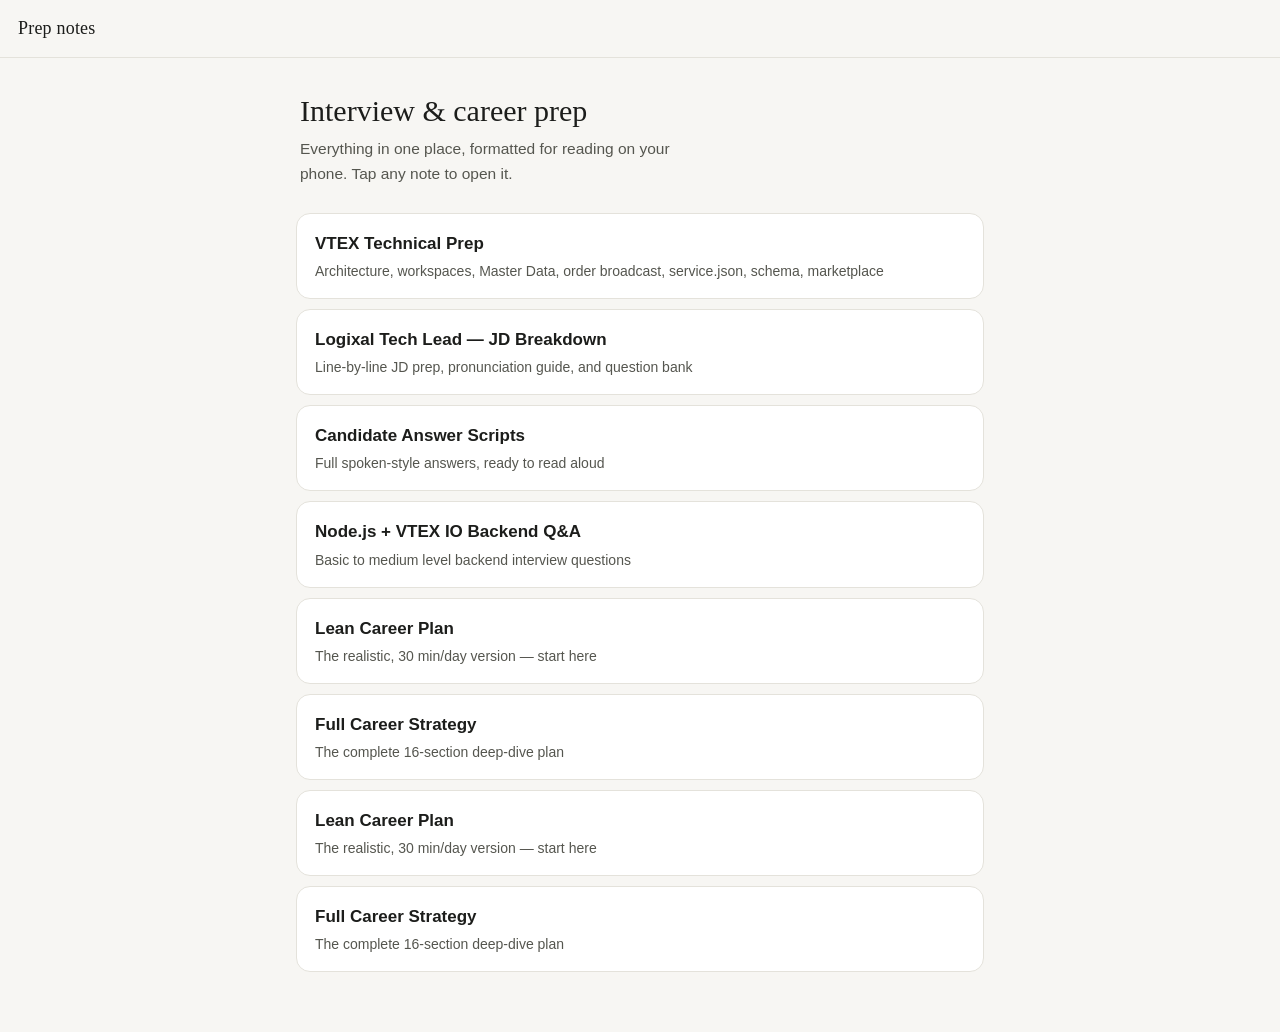
<file: index.html>
<!DOCTYPE html>
<html lang="en">
<head>
<meta charset="UTF-8">
<meta name="viewport" content="width=device-width, initial-scale=1, maximum-scale=5">
<title>Prep Notes</title>
<link rel="stylesheet" href="style.css">
</head>
<body>

<div class="topbar">
  <span class="mark"><a href="index.html">Prep notes</a></span>
</div>

<div class="home-header">
  <h1>Interview & career prep</h1>
  <p>Everything in one place, formatted for reading on your phone. Tap any note to open it.</p>
</div>

<div id="list" class="card-list"></div>

<script>
fetch('manifest.json')
  .then(r => r.json())
  .then(items => {
    const list = document.getElementById('list');
    if (!items.length) {
      list.outerHTML = '<div class="empty-state">No notes added yet. Drop .md files into the docs folder and list them in manifest.json.</div>';
      return;
    }
    list.innerHTML = items.map(item => `
      <a class="card" href="doc.html?f=${encodeURIComponent(item.file)}">
        <p class="card-title">${escapeHtml(item.title)}</p>
        <p class="card-desc">${escapeHtml(item.desc || '')}</p>
      </a>
    `).join('');
  })
  .catch(() => {
    document.getElementById('list').outerHTML =
      '<div class="empty-state">Could not load manifest.json — make sure it sits next to index.html.</div>';
  });

function escapeHtml(s) {
  return s.replace(/[&<>"']/g, c => ({
    '&':'&amp;','<':'&lt;','>':'&gt;','"':'&quot;',"'":'&#39;'
  }[c]));
}
</script>

</body>
</html>
</file>
<file: style.css>
:root {
  --bg: #f7f6f3;
  --surface: #ffffff;
  --ink: #1c1d1b;
  --ink-soft: #55564f;
  --ink-faint: #8a8b83;
  --line: #e4e2db;
  --accent: #0f5c52;
  --accent-soft: #e4efec;
  --code-bg: #f0efe9;
  --radius: 14px;
  --serif: "Iowan Old Style", "Palatino Linotype", Palatino, Georgia, "Times New Roman", serif;
  --sans: -apple-system, BlinkMacSystemFont, "Segoe UI", Roboto, Helvetica, Arial, sans-serif;
}

@media (prefers-color-scheme: dark) {
  :root {
    --bg: #17181a;
    --surface: #1f2123;
    --ink: #ece9e2;
    --ink-soft: #b7b4aa;
    --ink-faint: #7c7a72;
    --line: #33352f;
    --accent: #6fcabb;
    --accent-soft: #1e2d29;
    --code-bg: #24261f;
  }
}

* { box-sizing: border-box; }

html {
  -webkit-text-size-adjust: 100%;
}

body {
  margin: 0;
  background: var(--bg);
  color: var(--ink);
  font-family: var(--sans);
  line-height: 1.6;
  -webkit-font-smoothing: antialiased;
}

a { color: var(--accent); text-decoration: none; }
a:hover { text-decoration: underline; }
a:focus-visible, button:focus-visible { outline: 2px solid var(--accent); outline-offset: 2px; }

/* ---------- Top bar ---------- */
.topbar {
  position: sticky;
  top: 0;
  z-index: 10;
  background: var(--bg);
  border-bottom: 1px solid var(--line);
  padding: 14px 18px;
  display: flex;
  align-items: center;
  gap: 12px;
}
.topbar .back {
  font-size: 15px;
  color: var(--ink-soft);
  white-space: nowrap;
}
.topbar .mark {
  font-family: var(--serif);
  font-weight: 400;
  font-size: 18px;
  letter-spacing: 0.2px;
}
.topbar .mark a { color: var(--ink); }

/* ---------- Home page ---------- */
.home-header {
  max-width: 720px;
  margin: 0 auto;
  padding: 34px 20px 8px;
}
.home-header h1 {
  font-family: var(--serif);
  font-weight: 400;
  font-size: 30px;
  line-height: 1.25;
  margin: 0 0 8px;
}
.home-header p {
  color: var(--ink-soft);
  font-size: 15.5px;
  margin: 0;
  max-width: 46ch;
}

.card-list {
  max-width: 720px;
  margin: 0 auto;
  padding: 18px 16px 60px;
  display: flex;
  flex-direction: column;
  gap: 10px;
}

.card {
  display: block;
  background: var(--surface);
  border: 1px solid var(--line);
  border-radius: var(--radius);
  padding: 16px 18px;
  transition: border-color 0.15s ease;
}
.card:hover { border-color: var(--accent); text-decoration: none; }
.card:hover .card-title { color: var(--accent); }
.card-title {
  font-size: 17px;
  font-weight: 600;
  color: var(--ink);
  margin: 0 0 4px;
}
.card-desc {
  font-size: 14px;
  color: var(--ink-soft);
  margin: 0;
  line-height: 1.5;
}

.empty-state {
  max-width: 720px;
  margin: 40px auto;
  padding: 0 20px;
  color: var(--ink-soft);
  font-size: 14.5px;
}

/* ---------- Reader page ---------- */
.reader-wrap {
  max-width: 700px;
  margin: 0 auto;
  padding: 8px 20px 100px;
}

.reader {
  font-size: 17px;
  line-height: 1.75;
  color: var(--ink);
}

.reader h1, .reader h2, .reader h3, .reader h4 {
  font-family: var(--serif);
  font-weight: 400;
  line-height: 1.3;
  margin: 1.5em 0 0.5em;
  color: var(--ink);
}
.reader h1 { font-size: 26px; margin-top: 0.3em; }
.reader h2 { font-size: 21px; padding-top: 0.2em; border-top: 1px solid var(--line); margin-top: 2em; }
.reader h3 { font-size: 18px; font-family: var(--sans); font-weight: 600; }
.reader h4 { font-size: 16px; font-family: var(--sans); font-weight: 600; color: var(--ink-soft); }

.reader p { margin: 0 0 1.1em; }
.reader ul, .reader ol { margin: 0 0 1.1em; padding-left: 1.3em; }
.reader li { margin-bottom: 0.45em; }
.reader li > ul, .reader li > ol { margin-top: 0.45em; }

.reader strong { font-weight: 600; }
.reader em { font-style: italic; }

.reader hr {
  border: none;
  border-top: 1px solid var(--line);
  margin: 2.2em 0;
}

.reader code {
  font-family: ui-monospace, SFMono-Regular, Menlo, Consolas, monospace;
  font-size: 0.87em;
  background: var(--code-bg);
  padding: 0.15em 0.4em;
  border-radius: 5px;
  word-break: break-word;
}
.reader pre {
  background: var(--code-bg);
  padding: 14px 16px;
  border-radius: 10px;
  overflow-x: auto;
  margin: 0 0 1.2em;
}
.reader pre code { background: none; padding: 0; }

.reader blockquote {
  margin: 0 0 1.2em;
  padding: 2px 0 2px 16px;
  border-left: 3px solid var(--accent);
  color: var(--ink-soft);
}

.reader a { word-break: break-word; }

/* Tables: card-stack on phone, real table on wider screens */
.reader .table-wrap {
  margin: 0 0 1.3em;
  overflow-x: auto;
  border: 1px solid var(--line);
  border-radius: 10px;
}
.reader table {
  width: 100%;
  border-collapse: collapse;
  font-size: 14.5px;
}
.reader th, .reader td {
  text-align: left;
  padding: 10px 12px;
  border-bottom: 1px solid var(--line);
  vertical-align: top;
}
.reader th {
  background: var(--accent-soft);
  font-weight: 600;
  color: var(--ink);
  white-space: nowrap;
}
.reader tr:last-child td { border-bottom: none; }

.progress-bar {
  position: fixed;
  top: 0; left: 0;
  height: 3px;
  background: var(--accent);
  z-index: 20;
  width: 0%;
  transition: width 0.1s linear;
}

.loading, .error {
  max-width: 700px;
  margin: 60px auto;
  padding: 0 20px;
  color: var(--ink-faint);
  font-size: 15px;
}

.doc-footer {
  max-width: 700px;
  margin: 40px auto 0;
  padding: 20px 20px 0;
  border-top: 1px solid var(--line);
  color: var(--ink-faint);
  font-size: 13.5px;
}

@media (max-width: 480px) {
  .reader { font-size: 16.5px; }
  .home-header h1 { font-size: 25px; }
}
</file>
